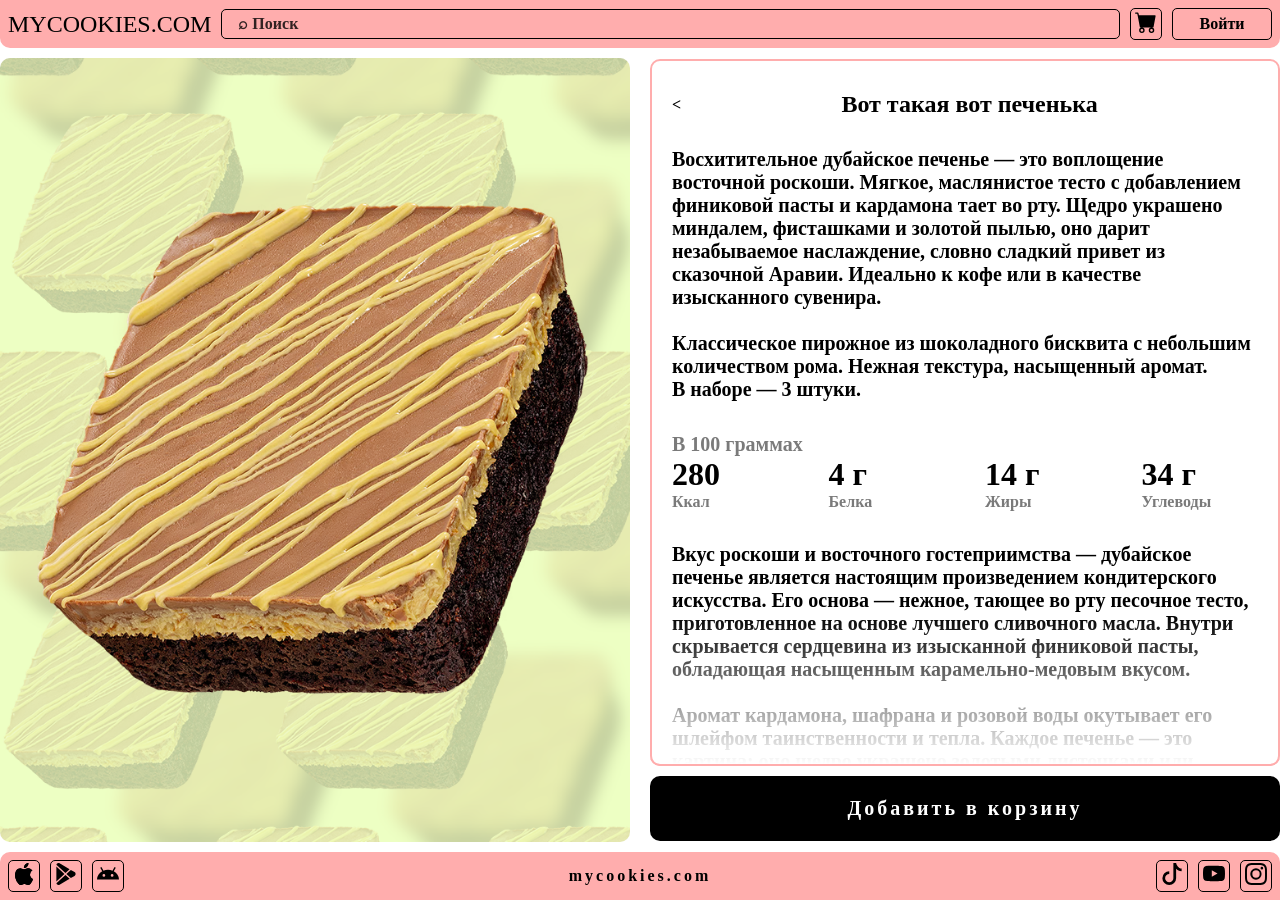
<file: product.html>
<!DOCTYPE html>
<html lang="ru">
<head>
    <meta charset="UTF-8">
    <meta name="viewport" content="width=device-width, initial-scale=1.0">
    <meta name="description" content="mycookies">
    <meta name="keywords" content="доставка печенья, mycookies, питер, спб, печенье">
    <title>ProductPage</title>
    <link rel="stylesheet" href="src/css/general/header.css">
    <link rel="stylesheet" href="src/css/general/footer.css">
    <link rel="stylesheet" href="src/css/general/black-btn.css">
    <link rel="stylesheet" href="src/css/general/svg-btn.css">
    <link rel="stylesheet" href="src/css/pages/product.css">
</head>

<body>
    <header class="site-header">
        <div class="header-container">
            <a href="./index.html" class="logo">
                <h1>mycookies.com</h1>
            </a>

            <div class="search-wrapper">
                <input class="search-input" placeholder="⌕ Поиск">
            </div>

            <button class="svg-btn" onclick="window.location.href='cart.html'">
                <svg width="22" height="22" viewBox="0 0 16 16">
                    <path
                        d="M0 1.5A.5.5 0 0 1 .5 1H2a.5.5 0 0 1 .485.379L2.89 3H14.5a.5.5 0 0 1 .491.592l-1.5 8A.5.5 0 0 1 13 12H4a.5.5 0 0 1-.491-.408L2.01 3.607 1.61 2H.5a.5.5 0 0 1-.5-.5M5 12a2 2 0 1 0 0 4 2 2 0 0 0 0-4m7 0a2 2 0 1 0 0 4 2 2 0 0 0 0-4m-7 1a1 1 0 1 1 0 2 1 1 0 0 1 0-2m7 0a1 1 0 1 1 0 2 1 1 0 0 1 0-2" />
                </svg>
            </button>

            <button class="header-btn" onclick="window.location.href='404.html'">
                Войти
            </button>
        </div>
    </header>

    <div class="content">
        <div class="product-images-carousel">
            <ul>
                <li>
                    <img class="product-image" src="src/imgs/product-preview/preview.png" alt="Dubai 1">
                </li>
                <li>
                    <img class="product-image" src="src/imgs/product-preview/cookie.jpg" alt="Dubai 2">
                </li>
                <li>
                    <img class="product-image" src="src/imgs/product-preview/chocolate.jpeg" alt="Dubai 3">
                </li>
            </ul>

        </div>

        <div class="product-info">
            <div class="product-description">
                <div class="product-top">
                    <a href="./index.html">&lt;</a>
                    <p class="product-title">Вот такая вот печенька</p>
                </div>
                <p class="product-description-text">
                    Восхитительное дубайское печенье — это воплощение восточной роскоши. Мягкое, маслянистое тесто
                    с добавлением финиковой пасты и кардамона тает во рту. Щедро украшено миндалем, фисташками и
                    золотой пылью,
                    оно дарит незабываемое наслаждение, словно сладкий
                    привет из сказочной Аравии. Идеально к кофе или в качестве изысканного сувенира.
                    <br><br>
                    Классическое пирожное из шоколадного бисквита
                    с небольшим количеством рома. Нежная текстура, насыщенный аромат.
                    <br>
                    В наборе — 3 штуки. 
                </p>

                <div class="product-energy-value">
                    <p class="energy-text-title">В 100 граммах</p>
                    <div class="product-energy-table">
                        <div class="value-column">
                            <p class="energy-value">280</p>
                            <p class="energy-text">Ккал</p>
                        </div>
                        <div class="value-column">
                            <p class="energy-value">4 г</p>
                            <p class="energy-text">Белка</p>
                        </div>
                        <div class="value-column">
                            <p class="energy-value">14 г</p>
                            <p class="energy-text">Жиры</p>
                        </div>
                        <div class="value-column">
                            <p class="energy-value">34 г</p>
                            <p class="energy-text">Углеводы</p>
                        </div>
                    </div>
                </div>

                <p class="product-description-text">
                    Вкус роскоши и восточного гостеприимства — дубайское печенье является настоящим произведением
                    кондитерского искусства. Его основа — нежное, тающее во рту песочное тесто, приготовленное на основе
                    лучшего сливочного масла. Внутри скрывается сердцевина из изысканной финиковой пасты, обладающая
                    насыщенным карамельно-медовым вкусом.
                    <br><br>
                    Аромат кардамона, шафрана и розовой воды окутывает
                    его шлейфом таинственности и тепла.
                    Каждое печенье — это картина: оно щедро украшено
                    золотыми листочками или пищевой золотой пыльцой, дробленым миндалем и фисташками, что придает ему
                    неповторимый шарм и хрустящую текстуру.
                    <br><br>
                    Это не просто десерт, а символ Эмиратов — богатый, солнечный и щедрый. Идеальное завершение трапезы
                    в сопровождении крепкого арабского кофе или ароматного чая, дарящее ощущение праздника и путешествия
                    в сказочный Дубай.
                    <br><br>
                </p>
            </div>

            <button class="black-btn">
                Добавить в корзину
            </button>
        </div>
    </div>

    <footer class="site-footer">
        <div class="footer-container">
            <div class="markets-container">
                <button class="svg-btn" onclick="window.location.href='https://www.apple.com/app-store/';">
                    <svg width="22" height="22" viewBox="0 0 16 16">
                        <path
                            d="M11.182.008C11.148-.03 9.923.023 8.857 1.18c-1.066 1.156-.902 2.482-.878 2.516s1.52.087 2.475-1.258.762-2.391.728-2.43m3.314 11.733c-.048-.096-2.325-1.234-2.113-3.422s1.675-2.789 1.698-2.854-.597-.79-1.254-1.157a3.7 3.7 0 0 0-1.563-.434c-.108-.003-.483-.095-1.254.116-.508.139-1.653.589-1.968.607-.316.018-1.256-.522-2.267-.665-.647-.125-1.333.131-1.824.328-.49.196-1.422.754-2.074 2.237-.652 1.482-.311 3.83-.067 4.56s.625 1.924 1.273 2.796c.576.984 1.34 1.667 1.659 1.899s1.219.386 1.843.067c.502-.308 1.408-.485 1.766-.472.357.013 1.061.154 1.782.539.571.197 1.111.115 1.652-.105.541-.221 1.324-1.059 2.238-2.758q.52-1.185.473-1.282" />
                        <path
                            d="M11.182.008C11.148-.03 9.923.023 8.857 1.18c-1.066 1.156-.902 2.482-.878 2.516s1.52.087 2.475-1.258.762-2.391.728-2.43m3.314 11.733c-.048-.096-2.325-1.234-2.113-3.422s1.675-2.789 1.698-2.854-.597-.79-1.254-1.157a3.7 3.7 0 0 0-1.563-.434c-.108-.003-.483-.095-1.254.116-.508.139-1.653.589-1.968.607-.316.018-1.256-.522-2.267-.665-.647-.125-1.333.131-1.824.328-.49.196-1.422.754-2.074 2.237-.652 1.482-.311 3.83-.067 4.56s.625 1.924 1.273 2.796c.576.984 1.34 1.667 1.659 1.899s1.219.386 1.843.067c.502-.308 1.408-.485 1.766-.472.357.013 1.061.154 1.782.539.571.197 1.111.115 1.652-.105.541-.221 1.324-1.059 2.238-2.758q.52-1.185.473-1.282" />
                    </svg>
                </button>
                <button class="svg-btn" onclick="window.location.href='https://play.google.com/';">
                    <svg width="22" height="22" viewBox="0 0 16 16">
                        <path
                            d="M14.222 9.374c1.037-.61 1.037-2.137 0-2.748L11.528 5.04 8.32 8l3.207 2.96zm-3.595 2.116L7.583 8.68 1.03 14.73c.201 1.029 1.36 1.61 2.303 1.055zM1 13.396V2.603L6.846 8zM1.03 1.27l6.553 6.05 3.044-2.81L3.333.215C2.39-.341 1.231.24 1.03 1.27" />
                    </svg>
                </button>
                <button class="svg-btn" onclick="window.location.href='https://www.rustore.ru/';">
                    <svg width="22" height="22" viewBox="0 0 16 16">
                        <path
                            d="M2.76 3.061a.5.5 0 0 1 .679.2l1.283 2.352A8.9 8.9 0 0 1 8 5a8.9 8.9 0 0 1 3.278.613l1.283-2.352a.5.5 0 1 1 .878.478l-1.252 2.295C14.475 7.266 16 9.477 16 12H0c0-2.523 1.525-4.734 3.813-5.966L2.56 3.74a.5.5 0 0 1 .2-.678ZM5 10a1 1 0 1 0 0-2 1 1 0 0 0 0 2m6 0a1 1 0 1 0 0-2 1 1 0 0 0 0 2" />
                    </svg>
                </button>
            </div>

            <div class="site-url"><a href="./index.html">mycookies.com</a></div>

            <div class="socials-container">
                <button class="svg-btn" onclick="window.location.href='https://www.tiktok.com';">
                    <svg width="22" height="22" viewBox="0 0 16 16">
                        <path
                            d="M9 0h1.98c.144.715.54 1.617 1.235 2.512C12.895 3.389 13.797 4 15 4v2c-1.753 0-3.07-.814-4-1.829V11a5 5 0 1 1-5-5v2a3 3 0 1 0 3 3z" />
                    </svg>
                </button>
                <button class="svg-btn" onclick="window.location.href='https://www.youtube.com';">
                    <svg width="22" height="22" viewBox="0 0 16 16">
                        <path
                            d="M8.051 1.999h.089c.822.003 4.987.033 6.11.335a2.01 2.01 0 0 1 1.415 1.42c.101.38.172.883.22 1.402l.01.104.022.26.008.104c.065.914.073 1.77.074 1.957v.075c-.001.194-.01 1.108-.082 2.06l-.008.105-.009.104c-.05.572-.124 1.14-.235 1.558a2.01 2.01 0 0 1-1.415 1.42c-1.16.312-5.569.334-6.18.335h-.142c-.309 0-1.587-.006-2.927-.052l-.17-.006-.087-.004-.171-.007-.171-.007c-1.11-.049-2.167-.128-2.654-.26a2.01 2.01 0 0 1-1.415-1.419c-.111-.417-.185-.986-.235-1.558L.09 9.82l-.008-.104A31 31 0 0 1 0 7.68v-.123c.002-.215.01-.958.064-1.778l.007-.103.003-.052.008-.104.022-.26.01-.104c.048-.519.119-1.023.22-1.402a2.01 2.01 0 0 1 1.415-1.42c.487-.13 1.544-.21 2.654-.26l.17-.007.172-.006.086-.003.171-.007A100 100 0 0 1 7.858 2zM6.4 5.209v4.818l4.157-2.408z" />
                    </svg>
                </button>
                <button class="svg-btn" onclick="window.location.href='https://www.instagram.com';">
                    <svg width="22" height="22" viewBox="0 0 16 16">
                        <path
                            d="M8 0C5.829 0 5.556.01 4.703.048 3.85.088 3.269.222 2.76.42a3.9 3.9 0 0 0-1.417.923A3.9 3.9 0 0 0 .42 2.76C.222 3.268.087 3.85.048 4.7.01 5.555 0 5.827 0 8.001c0 2.172.01 2.444.048 3.297.04.852.174 1.433.372 1.942.205.526.478.972.923 1.417.444.445.89.719 1.416.923.51.198 1.09.333 1.942.372C5.555 15.99 5.827 16 8 16s2.444-.01 3.298-.048c.851-.04 1.434-.174 1.943-.372a3.9 3.9 0 0 0 1.416-.923c.445-.445.718-.891.923-1.417.197-.509.332-1.09.372-1.942C15.99 10.445 16 10.173 16 8s-.01-2.445-.048-3.299c-.04-.851-.175-1.433-.372-1.941a3.9 3.9 0 0 0-.923-1.417A3.9 3.9 0 0 0 13.24.42c-.51-.198-1.092-.333-1.943-.372C10.443.01 10.172 0 7.998 0zm-.717 1.442h.718c2.136 0 2.389.007 3.232.046.78.035 1.204.166 1.486.275.373.145.64.319.92.599s.453.546.598.92c.11.281.24.705.275 1.485.039.843.047 1.096.047 3.231s-.008 2.389-.047 3.232c-.035.78-.166 1.203-.275 1.485a2.5 2.5 0 0 1-.599.919c-.28.28-.546.453-.92.598-.28.11-.704.24-1.485.276-.843.038-1.096.047-3.232.047s-2.39-.009-3.233-.047c-.78-.036-1.203-.166-1.485-.276a2.5 2.5 0 0 1-.92-.598 2.5 2.5 0 0 1-.6-.92c-.109-.281-.24-.705-.275-1.485-.038-.843-.046-1.096-.046-3.233s.008-2.388.046-3.231c.036-.78.166-1.204.276-1.486.145-.373.319-.64.599-.92s.546-.453.92-.598c.282-.11.705-.24 1.485-.276.738-.034 1.024-.044 2.515-.045zm4.988 1.328a.96.96 0 1 0 0 1.92.96.96 0 0 0 0-1.92m-4.27 1.122a4.109 4.109 0 1 0 0 8.217 4.109 4.109 0 0 0 0-8.217m0 1.441a2.667 2.667 0 1 1 0 5.334 2.667 2.667 0 0 1 0-5.334" />
                    </svg>
                </button>
            </div>
        </div>
    </footer>
</body>

</html>
</file>
<file: src/css/general/header.css>
h1 {
    font-family: 'Avenir Schoolbook';
    text-transform: uppercase;
    font-weight: 500;
    color: black;
    font-size: 24px;
}

.site-header {
    position: fixed;
    top: 0;
    left: 0;
    width: 100%;
    background-color: #FFADAD;
    z-index: 1000;
    border-radius: 0px 0px 10px 10px;
    padding: 8px;
}

.header-container {
    display: flex;
    align-items: center;
    justify-content: space-between;
    gap: 10px;
    max-width: 1360px;
    margin: 0 auto;
}

.search-with-icon {
    position: relative;
    width: 100%;
}

input::placeholder {
    color: black;
}

.search-wrapper {
    flex: 1;
}

.search-input {
    width: 100%;
    padding: 5px 16px;
    border: 1px solid black;
    border-radius: 5px;
    background-color: #FFADAD;
    color: black;
}

.search-input::placeholder {
    color: black;
    font-weight: 800;
    opacity: 0.8;
}

.search-with-icon .form-control {
    border: 1px solid black;
    border-radius: 5px;
    padding: 5px 30px;
    background-color: #FFADAD;
    width: 100%;
}

.search-with-icon .search-icon {
    position: absolute;
    left: 12px;
    top: 25%;
    color: black;
    font-size: 0.8rem;
    z-index: 10;
    transform: scaleX(-1);
}

.header-btn {
    padding: 4px;
    font-size: 16px;
    height: 32px;
    width: 100%;
    max-width: 100px;
    border: 1px solid black;
    border-radius: 5px;

    color: black;
    background-color: #FFADAD;

    transition: all 0.3s ease;
}

.header-btn:hover {
    cursor: pointer;

    color: white;
    background-color: black;

    transition: all 0.3s ease;
}

.entry-btn-text {
    text-align: center;
    font-size: 16px;
}
</file>
<file: src/css/general/footer.css>
.site-footer {
    position: fixed;
    bottom: 0;
    left: 0;
    width: 100%;
    background-color: #FFADAD;
    z-index: 1000;
    border-radius: 10px 10px 0px 0px;
    padding: 8px;
}

.footer-container {
    display: flex;
    align-items: center;
    justify-content: space-between;
    max-width: 1360px;
    margin: 0 auto;
}

.markets-container,
.socials-container {
    display: flex;
    align-items: center;
    justify-content: space-between;
    gap: 10px;
}

.svg-btn i,
.markets-container i,
.socials-container i {
    display: flex;
    align-items: center;
    justify-content: center;
    
    font-size: 1.4rem;
    width: 32px;
    height: 32px;
    cursor: pointer;
    transition: transform 0.2s;

    border: solid black 1px;
    border-radius: 5px;
    transition: all 0.3s ease;
}

.svg-btn i:hover,
.markets-container i:hover,
.socials-container i:hover {
    color: white;
    cursor: pointer;
    background-color: black;
    transition: all 0.3s ease;
}

.site-url {
    text-align: center;
}

.site-url a {
    color: black;
    letter-spacing: 3px;
}

button svg {
    align-items: center;
    font-size: 1.5rem;
}
</file>
<file: src/css/general/black-btn.css>
.black-btn {
    flex: 1;
    bottom: 58px;
    width: 100%;
    min-height: 65px;
    border: none;

    font-size: 20px;
    letter-spacing: 3px;
    border-radius: 10px;
    background-color: black;
    color: white;
    transition: all 0.3s ease;
}

.black-btn:hover {
    cursor: pointer;
    color: #FFADAD;
    transition: all 0.3s ease;
}
</file>
<file: src/css/general/svg-btn.css>
.svg-btn {
    padding-top: 1px;
    font-size: 1.6rem;
    height: 32px;
    width: 32px;
    border: 1px solid black;
    border-radius: 5px;

    background-color: #FFADAD;
    transition: all 0.3s ease;
}

.svg-btn:hover {
    cursor: pointer;

    background-color: black;
    transition: all 0.3s ease;
}

.svg-btn:hover path {
    fill: white;
    transition: fill 0.3s ease;
}
</file>
<file: src/css/pages/product.css>
* {
    margin: 0;
    padding: 0;
    box-sizing: border-box;
    text-decoration: none;
    font-family: 'Century Gothic';
    font-weight: 800;
    font-size: 16px;
}

*::-webkit-scrollbar {
    width: 0;
    height: 0;
}

h1 {
    font-family: 'Avenir Schoolbook';
    text-transform: uppercase;
    font-weight: 500;
    color: black;
    font-size: 24px;

    width: 100%;
    margin: auto;
}

.content {
    display: flex;
    align-items: center;
    justify-content: space-between;
    gap: 20px;

    max-width: 1360px;
    max-height: 1080px;
    margin: 0 auto;
    padding: 58px 0 58px 0;
}

.product-images-carousel {
    flex: 1;
    max-width: 672px;
    height: calc(100vh - 116px);
    overflow: hidden;
    border-radius: 10px;
}

.product-image {
    width: 100%;
    height: 100%;
    object-position: center;
    object-fit: cover;
}

ul {
    anchor-name: --my-carousel;
    display: flex;
    gap: 20px;
    height: 100%;
    overflow-x: scroll;
    scroll-marker-group: after;
    scroll-behavior: smooth;
}

li {
    list-style: none;
    scroll-snap-align: center;
    flex: 0 0 100%;
}

li::scroll-marker {
    content: attr(data-accName);
    width: 20px;
    height: 20px;
    background-color: transparent;
    border: 1px solid black;
    border-radius: 50%;
    overflow: hidden;
}

li::scroll-marker:target-current {
    background-color: black;
}

*::-webkit-scrollbar {
    width: 0;
    height: 0;
}

ul::scroll-marker-group {
    position: absolute;
    position-anchor: --my-carousel;
    top: calc(anchor(bottom) - 40px);
    justify-self: anchor-center;
    display: flex;
    justify-content: center;
    gap: 30px;
}

.product-info {
    flex-direction: column;
    display: flex;
    align-items: center;
    justify-content: space-between;

    gap: 10px;

    flex: 1;
    max-width: 672px;
    max-height: calc(100vh - 118px);
    position: relative;
    border-radius: 10px;
}

.product-description {
    flex: 1;
    flex-direction: column;
    display: flex;
    align-items: center;
    justify-content: space-between;

    gap: 10px;

    padding: 10px 20px;
    border: solid 2px #FFADAD;
    border-radius: 10px;
    overflow-y: auto;
}

.product-info:after {
  content: ' ';
  position: absolute;
  left: 0;
  right: 0;
  bottom: 75px;
  height: 150px;
  z-index: -1;
  border-radius: 10px;
  border-bottom: solid 2px rgb(255, 173, 173);
  background: linear-gradient(to bottom, rgba(255,255,255,0) 0%,rgba(255,255,255,1) 100%);
}

.product-description::-webkit-scrollbar {
    width: 0;
    height: 0;
}

.product-description-text {
    z-index: -2;
    font-size: 20px;
}

.product-top {
    color: black;
    display: flex;
    width: 100%;
    align-items: center;
    justify-content: space-between;
}

.product-top a {
    color: black;
}

.product-title {
    text-align: center;
    font-size: 24px;
    flex: 1;
    padding: 20px;
}

.product-energy-value {
    width: 100%;
    padding: 22px 0 22px 0;
}

.product-energy-table{
    display: flex;
    align-items: center;
    justify-content: center;
    
    gap: 40px;
}

.value-column {
    flex: 1;
}

.energy-text-title {
    color: #7A7A7A;
    font-size: 20px;
}

.energy-text {
    color: #7A7A7A;
}

.energy-value {
    font-size: 32px;
}
</file>
